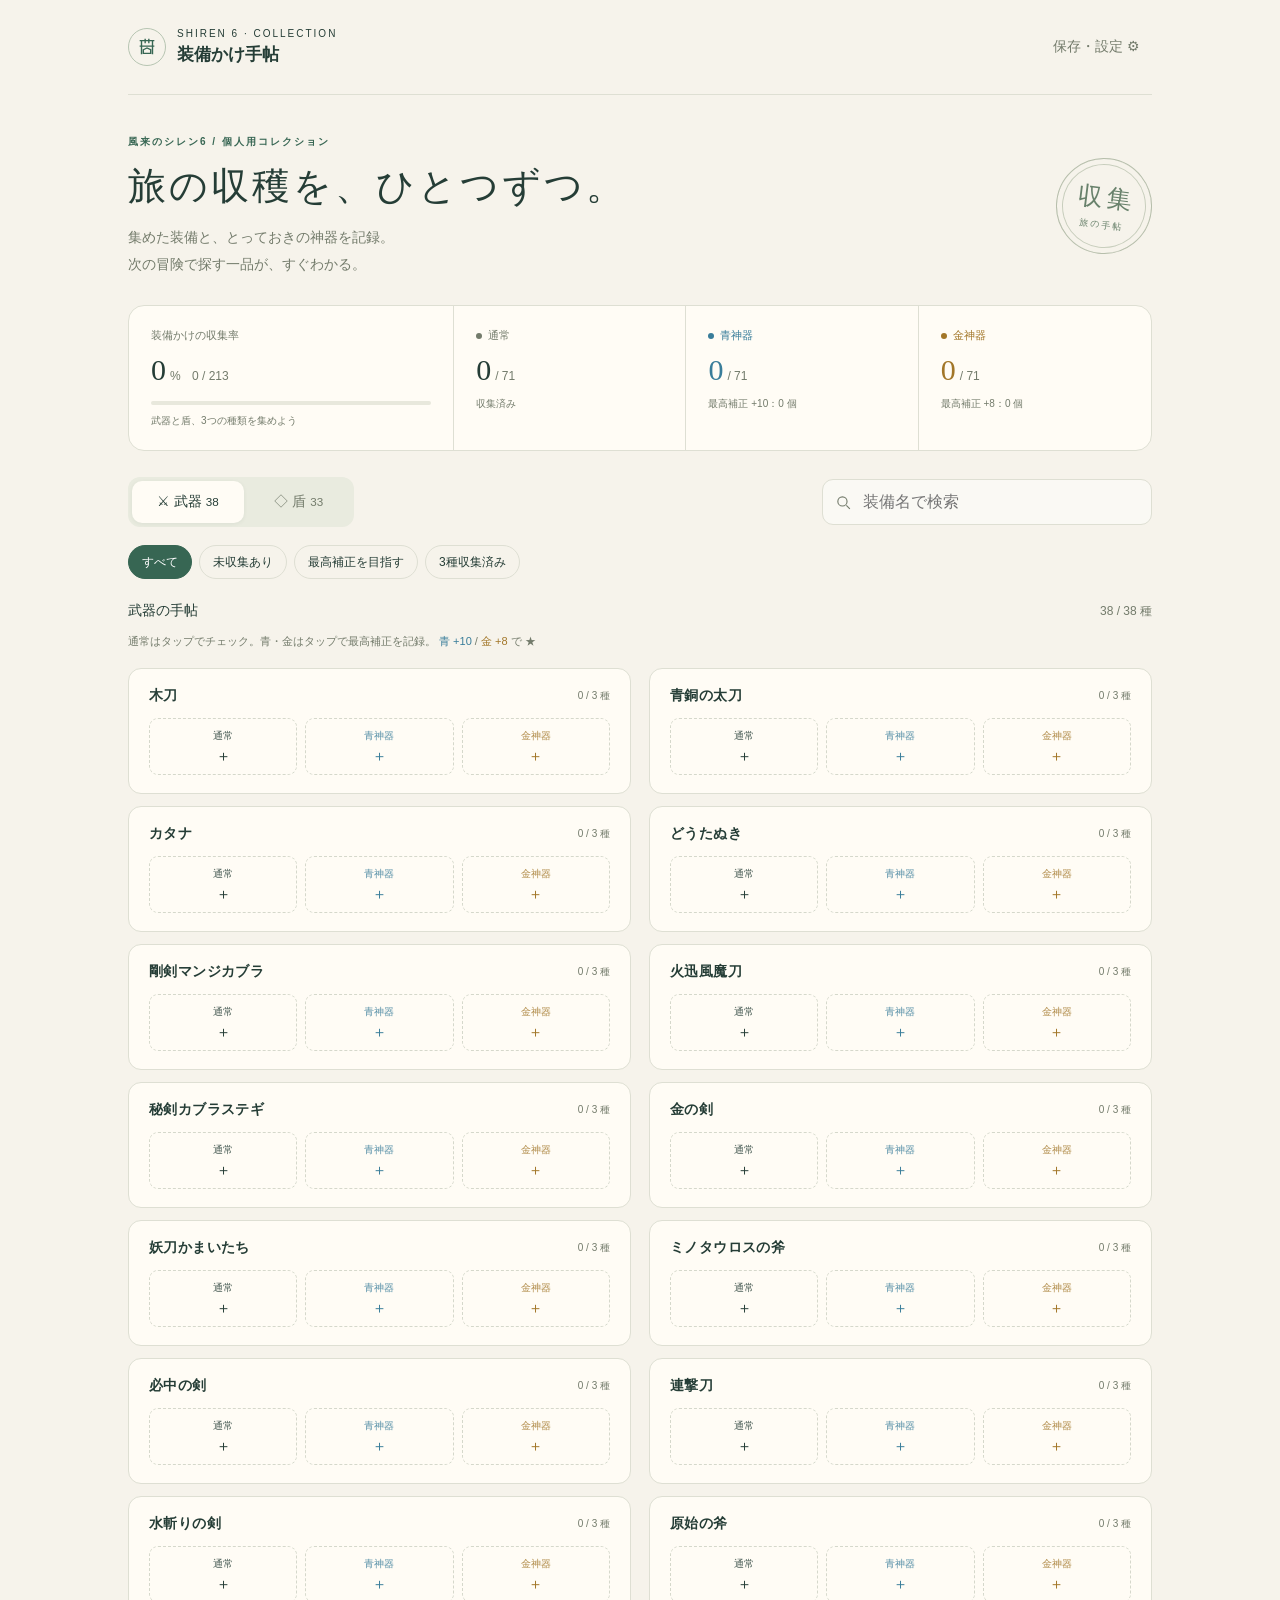
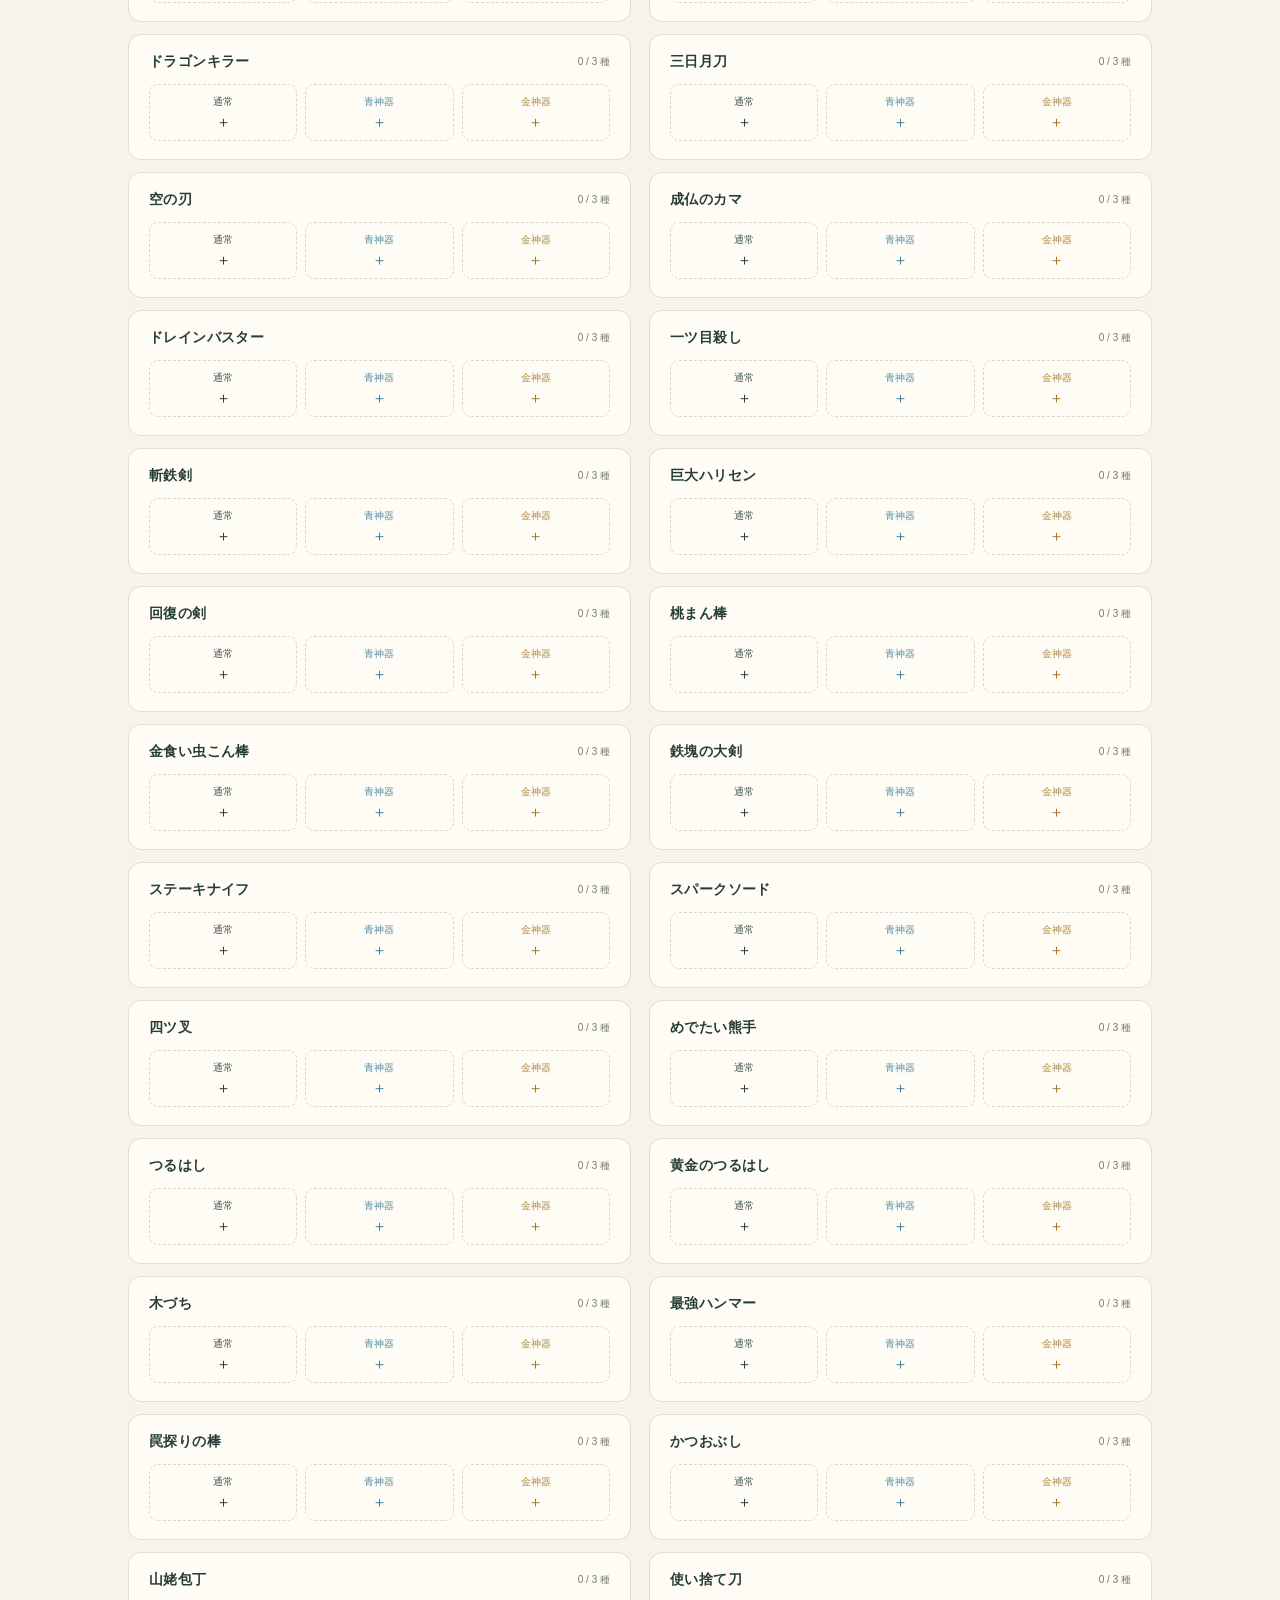
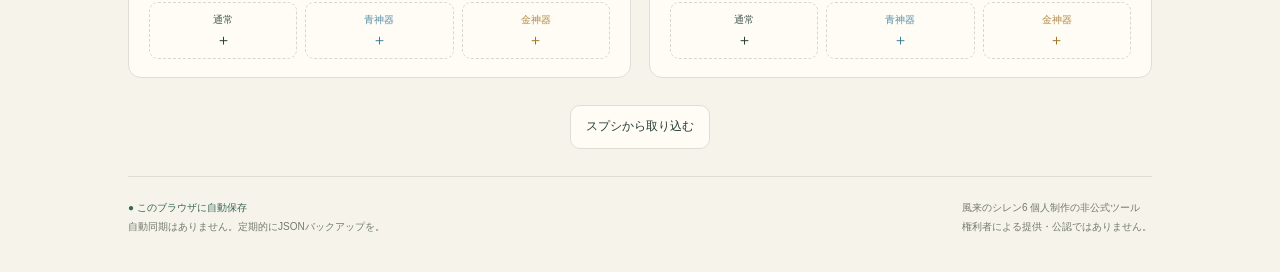
<file: index.html>
<!DOCTYPE html>
<html lang="ja">
 <head>
  <meta charset="utf-8"/>
  <meta content="width=device-width,initial-scale=1,viewport-fit=cover" name="viewport"/>
  <meta content="#f6f3eb" name="theme-color"/>
  <meta content="風来のシレン6の装備かけをスマホで記録。通常・青神器・金神器の収集と最高補正値を管理できる個人用手帖です。" name="description"/>
  <title>
   装備かけ手帖 | シレン6
  </title>
  <link href="icon.svg" rel="icon" type="image/svg+xml"/>
  <link href="icon.svg" rel="apple-touch-icon"/>
  <link href="styles.css" rel="stylesheet"/>
 </head>
 <body>
  <div class="wrap">
   <header class="topbar">
    <div class="brand">
     <div aria-hidden="true" class="brand-icon">
      <svg fill="none" height="22" stroke="currentColor" stroke-width="1.5" viewBox="0 0 24 24" width="22">
       <path d="M4 5h16M6 5v15m12-15v15M4 11h16M10 3v5m4-5v5M8 15l4-2 4 2v4H8z">
       </path>
      </svg>
     </div>
     <div>
      <small>
       SHIREN 6 · COLLECTION
      </small>
      <strong>
       装備かけ手帖
      </strong>
     </div>
    </div>
    <button aria-label="保存・設定を開く" class="quiet" id="settings-btn">
     保存・設定
     <span aria-hidden="true">
      ⚙
     </span>
    </button>
   </header>
   <main>
    <section class="hero">
     <div>
      <div class="eyebrow">
       風来のシレン6 / 個人用コレクション
      </div>
      <h1>
       旅の収穫を、ひとつずつ。
      </h1>
      <p>
       集めた装備と、とっておきの神器を記録。
       <br/>
       次の冒険で探す一品が、すぐわかる。
      </p>
     </div>
     <div aria-hidden="true" class="stamp">
      <span>
       収集
      </span>
      <small>
       旅の手帖
      </small>
     </div>
    </section>
    <div id="storage-warning" role="alert">
    </div>
    <section aria-label="収集状況" class="overview" id="overview">
    </section>
    <div class="tools">
     <div aria-label="装備の種類" class="tabs" role="tablist">
      <button aria-selected="true" data-type="weapon" role="tab">
       ⚔ 武器
       <small id="weapon-count">
       </small>
      </button>
      <button aria-selected="false" data-type="shield" role="tab">
       ◇ 盾
       <small id="shield-count">
       </small>
      </button>
     </div>
     <label class="search">
      <svg aria-hidden="true" fill="none" height="17" stroke="currentColor" stroke-width="1.6" viewBox="0 0 24 24" width="17">
       <circle cx="10.5" cy="10.5" r="6.5">
       </circle>
       <path d="m16 16 5 5">
       </path>
      </svg>
      <span class="sr">
       装備名で検索
      </span>
      <input autocomplete="off" id="search" placeholder="装備名で検索" type="search"/>
     </label>
    </div>
    <div aria-label="絞り込み" class="filters">
     <button aria-pressed="true" class="chip" data-filter="all">
      すべて
     </button>
     <button aria-pressed="false" class="chip" data-filter="missing">
      未収集あり
     </button>
     <button aria-pressed="false" class="chip" data-filter="improve">
      最高補正を目指す
     </button>
     <button aria-pressed="false" class="chip" data-filter="complete">
      3種収集済み
     </button>
    </div>
    <div class="list-heading">
     <strong id="list-title">
      武器の手帖
     </strong>
     <span id="list-count">
     </span>
    </div>
    <p class="legend">
     通常はタップでチェック。青・金はタップで最高補正を記録。
     <span class="blue">
      青 +10
     </span>
     /
     <span class="gold">
      金 +8
     </span>
     で ★
    </p>
    <section aria-label="装備一覧" class="grid" id="items">
    </section>
    <div class="bottom">
     <button id="import-btn">
      スプシから取り込む
     </button>
    </div>
   </main>
   <footer class="footer">
    <div>
     <span class="save-state" id="save-state">
      ● このブラウザに自動保存
     </span>
     <br/>
     自動同期はありません。定期的にJSONバックアップを。
    </div>
    <div>
     風来のシレン6 個人制作の非公式ツール
     <br/>
     権利者による提供・公認ではありません。
    </div>
   </footer>
  </div>
  <dialog aria-labelledby="edit-title" id="edit-dialog">
   <div class="dialog-head">
    <h2 id="edit-title">
    </h2>
    <button aria-label="閉じる" class="close" data-close="">
     ×
    </button>
   </div>
   <p class="dialog-sub" id="edit-sub">
   </p>
   <div class="number-grid" id="numbers">
   </div>
   <button class="wide" id="unknown-btn">
    収集済み・補正値はあとで
   </button>
   <div class="row">
    <button class="quiet" id="correction-btn">
     記録を修正する
    </button>
   </div>
   <p class="helper" id="edit-help">
    入手した補正値を選ぶと、これまでの最高値だけを残します。
   </p>
  </dialog>
  <dialog aria-labelledby="settings-title" id="settings-dialog">
   <div class="dialog-head">
    <h2 id="settings-title">
     保存と手帖のこと
    </h2>
    <button aria-label="閉じる" class="close" data-close="">
     ×
    </button>
   </div>
   <div class="settings-section">
    <h3>
     データのバックアップ
    </h3>
    <p>
     収集記録は各端末のブラウザ内（localStorage）に保存されます。アプリが収集記録を外部へ送信することはなく、端末・ブラウザ間の自動同期もありません。
    </p>
    <p>
     ブラウザのサイトデータ削除や端末の故障などで、記録が失われることがあります。定期的にJSONバックアップを保存してください。
    </p>
    <div class="row">
     <button class="primary" id="export-json">
      バックアップ保存
     </button>
     <button id="restore-btn">
      復元する
     </button>
    </div>
    <button class="wide" id="export-csv">
     スプシ用CSVを書き出す
    </button>
    <input accept=".json,application/json" hidden="" id="restore-file" type="file"/>
    <div class="restore-drop-zone" id="restore-drop-zone">
     JSONバックアップをここにドロップ
     <span>または「復元する」からファイルを選択</span>
    </div>
    <div aria-live="polite" id="restore-preview">
    </div>
   </div>
   <div class="settings-section">
    <h3>
     スマホからすぐ開く
    </h3>
    <p>
     Safariの共有メニュー、またはChromeのメニューから「ホーム画面に追加」を選ぶと便利です。ログインや会員登録は不要です。
    </p>
   </div>
   <div class="settings-section">
    <h3>
     このツールと配信について
    </h3>
    <p>
     本ツールは個人制作の非公式ツールです。『風来のシレン6』の権利者による提供・公認ではありません。
    </p>
    <p>
     サイトの配信にはCloudflare Pagesを利用しています。配信に伴い、CloudflareがIPアドレスなどの通信情報を処理します。詳しくは
     <a href="https://www.cloudflare.com/policies/privacy/" rel="noopener" target="_blank">
      Cloudflareのプライバシーポリシー
     </a>
     をご覧ください。
    </p>
   </div>
   <div class="settings-section">
    <h3>
     記録のルール
    </h3>
    <p>
     通常・青・金をそれぞれ1枠として集計。青は +5〜+10、金は +3〜+8。神器の補正値を記録する手帖です。通常の強化値（+99など）とは別に管理してください。
    </p>
    <p>
     旧版で保存された最低値未満の数値は、収集済みのまま「補正未確認」に移行します。
    </p>
    <p>
     補正値の出典：
     <a href="https://eminaemanon.hatenablog.com/entry/2024/06/23/%E3%80%90%E3%82%B7%E3%83%AC%E3%83%B36%E3%80%91%E7%A5%9E%E5%99%A8%E3%81%AB%E3%81%A4%E3%81%84%E3%81%A6%E3%81%AE%E8%AA%BF%E6%9F%BB" rel="noopener" target="_blank">
      神器についての調査
     </a>
    </p>
    <p>
     「収集済み・補正値はあとで」は ✓ で表示。低い補正値を入手しても最高値は下がりません。誤入力は「記録を修正する」で直せます。
    </p>
   </div>
  </dialog>
  <dialog aria-labelledby="import-title" id="import-dialog">
   <div class="dialog-head">
    <h2 id="import-title">
     スプシから取り込む
    </h2>
    <button aria-label="閉じる" class="close" data-close="">
     ×
    </button>
   </div>
   <p class="dialog-sub">
    下の5列に並べたセルをコピーして貼り付けてください。1行目の見出しは省略できます。CSVファイルにも対応しています。
   </p>
   <p class="helper">
    種別 / 装備名 / 通常 / 青神器 / 金神器
    <br/>
    例：武器　木刀　TRUE　10　8
    <br/>
    通常は TRUE・1・○・✓。青と金は数値、値が不明なら ○。青は +5〜+10、金は +3〜+8。空欄・FALSE・未収集 は未収集です。
   </p>
   <textarea aria-label="スプシのセルを貼り付け" id="import-text" placeholder="種別	装備名	通常	青神器	金神器"></textarea>
   <div class="row">
    <button id="csv-file-btn">
     CSVを選ぶ
    </button>
    <button class="primary" id="preview-import">
     内容を確認
    </button>
   </div>
   <input accept=".csv,.tsv,text/csv,text/tab-separated-values" hidden="" id="csv-file" type="file"/>
   <div id="import-preview">
   </div>
   <p class="helper">
    既存の記録と統合し、青・金は高い値を優先します。取り込めるのは武器38種・盾33種の記録のみです。空欄で既存の記録が消えることはありません。
   </p>
  </dialog>
  <div aria-live="polite" id="toast" role="status">
  </div>
  <script src="app.js">
  </script>
 </body>
</html>
</file>
<file: styles.css>
:root {
  --paper: #f6f3eb;
  --ink: #253d36;
  --muted: #737b6b;
  --line: #dedfd3;
  --green: #376653;
  --blue: #397d9a;
  --gold: #a27628;
  --card: #fffcf5;
  --serif: Georgia, 'Yu Mincho', 'Hiragino Mincho ProN', serif
}

* {
  box-sizing: border-box
}

body {
  margin: 0;
  background: var(--paper);
  color: var(--ink);
  font-family: -apple-system, BlinkMacSystemFont, 'Hiragino Kaku Gothic ProN', 'Noto Sans JP', sans-serif;
  font-size: 14px
}

button,
input,
select,
textarea {
  font: inherit
}

button {
  cursor: pointer;
  color: inherit;
  touch-action: manipulation
}

button:focus-visible,
input:focus-visible,
select:focus-visible,
textarea:focus-visible,
a:focus-visible {
  outline: 3px solid #68a58b;
  outline-offset: 3px
}

button {
  border: 1px solid var(--line);
  background: var(--card);
  border-radius: 10px;
  min-height: 44px
}

button:hover {
  filter: brightness(.97)
}

button:active {
  transform: translateY(1px)
}

.wrap {
  max-width: 1080px;
  margin: auto;
  padding: 0 28px
}

.topbar {
  display: flex;
  align-items: center;
  justify-content: space-between;
  padding: 25px 0;
  border-bottom: 1px solid var(--line);
  gap: 10px
}

.brand {
  display: flex;
  gap: 11px;
  align-items: center
}

.brand-icon {
  display: grid;
  place-items: center;
  width: 38px;
  height: 38px;
  border: 1px solid #b7c5b2;
  border-radius: 50%;
  color: var(--green)
}

.brand small {
  font-size: 10px;
  letter-spacing: 2px;
  display: block;
  margin-bottom: 4px
}

.brand strong {
  font-family: var(--serif);
  font-size: 17px
}

.quiet {
  border: 0;
  background: transparent;
  padding: 0 12px;
  color: var(--muted)
}

.hero {
  display: flex;
  justify-content: space-between;
  align-items: center;
  padding: 40px 0 28px;
  gap: 24px
}

.eyebrow {
  letter-spacing: 2px;
  font-size: 10px;
  color: var(--green);
  font-weight: 700
}

.hero h1 {
  font-family: var(--serif);
  font-weight: 500;
  font-size: 38px;
  letter-spacing: 3px;
  margin: 12px 0
}

.hero p {
  color: var(--muted);
  line-height: 1.9;
  margin: 0
}

.stamp {
  width: 96px;
  height: 96px;
  flex: none;
  border: 1px solid #b6beab;
  border-radius: 50%;
  display: flex;
  flex-direction: column;
  align-items: center;
  justify-content: center;
  transform: rotate(7deg);
  color: #68816b;
  box-shadow: inset 0 0 0 5px var(--paper), inset 0 0 0 6px #c8cebd
}

.stamp span {
  font-size: 25px;
  font-family: var(--serif);
  letter-spacing: 5px;
  padding-left: 5px
}

.stamp small {
  font-size: 9px;
  letter-spacing: 2px;
  margin-top: 5px
}

.overview {
  display: grid;
  grid-template-columns: 1.4fr repeat(3, 1fr);
  background: var(--card);
  border: 1px solid var(--line);
  border-radius: 16px;
  overflow: hidden;
  margin-bottom: 26px
}

.stat {
  padding: 22px;
  border-right: 1px solid var(--line)
}

.stat:last-child {
  border: 0
}

.stat-title {
  font-size: 11px;
  color: var(--muted);
  display: flex;
  justify-content: space-between;
  gap: 8px
}

.stat-number {
  font-family: var(--serif);
  font-size: 30px;
  margin: 10px 0
}

.stat-number small {
  font: 12px sans-serif;
  color: var(--muted);
  padding-left: 4px
}

.stat-sub {
  font-size: 10px;
  color: var(--muted)
}

.bar {
  height: 4px;
  background: #e8e8dc;
  border-radius: 5px;
  overflow: hidden;
  margin: 14px 0 9px
}

.bar>i {
  display: block;
  height: 100%;
  background: var(--green);
  transition: width .2s
}

.dot {
  display: inline-block;
  width: 6px;
  height: 6px;
  background: currentColor;
  border-radius: 50%;
  margin-right: 6px
}

.blue {
  color: var(--blue)
}

.gold {
  color: var(--gold)
}

.tools {
  display: flex;
  align-items: center;
  gap: 14px;
  justify-content: space-between;
  margin-bottom: 18px
}

.tabs {
  display: flex;
  gap: 4px;
  padding: 4px;
  background: #e9ebdf;
  border-radius: 12px
}

.tabs button {
  border: 0;
  background: none;
  padding: 0 25px;
  min-width: 102px;
  min-height: 42px;
  color: var(--muted)
}

.tabs button[aria-selected=true] {
  background: var(--card);
  color: var(--ink);
  box-shadow: 0 1px 4px #233c3210
}

.search {
  position: relative;
  flex: 1;
  max-width: 330px
}

.search input {
  width: 100%;
  min-height: 46px;
  padding: 0 14px 0 40px;
  border: 1px solid var(--line);
  border-radius: 11px;
  background: #ffffff70;
  color: var(--ink);
  font-size: 16px
}

.search svg {
  position: absolute;
  left: 13px;
  top: 15px;
  color: var(--muted)
}

.filters {
  display: flex;
  gap: 7px;
  align-items: center;
  flex-wrap: wrap
}

.chip {
  border-radius: 22px;
  min-height: 34px;
  padding: 0 13px;
  font-size: 12px;
  background: transparent
}

.chip[aria-pressed=true] {
  background: var(--green);
  border-color: var(--green);
  color: white
}

.list-heading {
  display: flex;
  justify-content: space-between;
  align-items: center;
  margin: 23px 0 12px;
  font-size: 12px;
  color: var(--muted)
}

.list-heading strong {
  color: var(--ink);
  font-size: 14px;
  font-weight: 500
}

.legend {
  font-size: 11px;
  color: var(--muted);
  margin: 0 0 16px;
  line-height: 1.8
}

.grid {
  display: grid;
  grid-template-columns: repeat(2, minmax(0, 1fr));
  gap: 12px
}

.item {
  border: 1px solid var(--line);
  border-radius: 13px;
  background: var(--card);
  padding: 17px 18px
}

.item-head {
  display: flex;
  justify-content: space-between;
  align-items: center;
  margin-bottom: 13px;
  gap: 8px
}

.item-name {
  font-size: 14px;
  font-weight: 600;
  letter-spacing: .4px
}

.item-count {
  font-size: 10px;
  color: var(--muted);
  white-space: nowrap
}

.item.complete .item-count {
  color: var(--green)
}

.cells {
  display: grid;
  grid-template-columns: repeat(3, minmax(0, 1fr));
  gap: 8px
}

.cell {
  border: 1px dashed #d5d8cb;
  min-height: 57px;
  border-radius: 9px;
  background: transparent;
  display: flex;
  flex-direction: column;
  justify-content: center;
  align-items: center;
  gap: 5px
}

.cell span {
  font-size: 10px;
  opacity: .85
}

.cell b {
  font-size: 15px;
  font-weight: 500;
  line-height: 1
}

.cell.owned {
  border-style: solid;
  background: #edf1e7;
  border-color: #cbd8c1
}

.cell.blue.owned {
  background: #eaf2f4;
  border-color: #b9d4df
}

.cell.gold.owned {
  background: #f8f0dc;
  border-color: #e1cd9f
}

.cell.max b {
  font-weight: 700
}

.cell .star {
  font-size: 10px;
  margin-left: 3px
}

.empty {
  padding: 45px;
  text-align: center;
  grid-column: 1/-1;
  color: var(--muted);
  line-height: 1.9
}

.bottom {
  display: flex;
  justify-content: center;
  gap: 10px;
  padding: 27px 0
}

.bottom button {
  padding: 0 15px;
  font-size: 12px
}

.footer {
  border-top: 1px solid var(--line);
  padding: 21px 0 36px;
  display: flex;
  justify-content: space-between;
  gap: 18px;
  color: var(--muted);
  font-size: 10px;
  line-height: 1.9
}

.footer a {
  color: inherit
}

.save-state {
  color: var(--green)
}

dialog {
  border: 1px solid var(--line);
  border-radius: 20px;
  background: var(--card);
  color: var(--ink);
  padding: 27px;
  width: min(500px, calc(100% - 26px));
  max-height: 90dvh;
  overflow: auto;
  box-shadow: 0 20px 90px #162b3230
}

dialog::backdrop {
  background: #192b285c;
  backdrop-filter: blur(3px)
}

.dialog-head {
  display: flex;
  justify-content: space-between;
  align-items: flex-start;
  gap: 10px;
  margin-bottom: 12px
}

.dialog-head h2 {
  font-family: var(--serif);
  font-size: 22px;
  margin: 0;
  font-weight: 500
}

.close {
  border: 0;
  background: transparent;
  min-width: 44px;
  font-size: 24px;
  margin: -12px -12px 0 0
}

.dialog-sub {
  font-size: 12px;
  line-height: 1.8;
  color: var(--muted);
  margin: 0 0 19px
}

.number-grid {
  display: grid;
  grid-template-columns: repeat(3, 1fr);
  gap: 9px;
  margin: 20px 0
}

.number-grid button {
  min-height: 55px;
  font-size: 18px
}

.number-grid button.selected {
  background: var(--green);
  color: white;
  border-color: var(--green)
}

.number-grid button.lower {
  color: var(--muted)
}

.row {
  display: flex;
  gap: 9px;
  margin-top: 12px;
  align-items: center
}

.row>* {
  flex: 1
}

.row button,
.wide {
  padding: 0 14px
}

.wide {
  width: 100%;
  margin-top: 10px
}

.primary {
  background: var(--green);
  color: white;
  border-color: var(--green)
}

.danger {
  color: #9d4d38
}

.helper {
  font-size: 11px;
  color: var(--muted);
  line-height: 1.9;
  margin-top: 14px
}

textarea {
  display: block;
  width: 100%;
  height: 145px;
  resize: vertical;
  border: 1px solid var(--line);
  border-radius: 10px;
  padding: 12px;
  background: #fff;
  font-size: 14px;
  color: var(--ink)
}

.settings-section {
  padding: 18px 0;
  border-top: 1px solid var(--line)
}

.settings-section h3 {
  font-size: 13px;
  margin: 0 0 8px
}

.settings-section p {
  color: var(--muted);
  font-size: 12px;
  line-height: 1.9;
  margin: 7px 0
}

.settings-section button {
  font-size: 12px
}

.restore-drop-zone {
  margin-top: 12px;
  padding: 16px;
  border: 1px dashed #a9b9a9;
  border-radius: 10px;
  color: var(--green);
  text-align: center;
  line-height: 1.8
}

.restore-drop-zone span {
  display: block;
  color: var(--muted);
  font-size: 12px
}

.restore-drop-zone.is-dragging {
  border-color: var(--green);
  background: #edf1e7
}

.error {
  color: #a34d35;
  line-height: 1.8;
  font-size: 12px;
  white-space: pre-line
}

.import-preview {
  font-size: 12px;
  line-height: 1.8;
  background: #edf1e7;
  padding: 12px;
  border-radius: 10px;
  margin-top: 12px
}

#toast {
  position: fixed;
  bottom: max(20px, env(safe-area-inset-bottom));
  left: 50%;
  transform: translateX(-50%);
  z-index: 10;
  max-width: calc(100% - 24px);
  width: max-content;
  background: var(--ink);
  color: white;
  padding: 13px 18px;
  border-radius: 12px;
  font-size: 12px;
  box-shadow: 0 5px 20px #0002;
  display: none
}

#toast button {
  margin-left: 15px;
  min-height: 30px;
  border: 0;
  background: transparent;
  color: #d4e8ba;
  padding: 0 3px
}

#storage-warning {
  display: none;
  padding: 12px;
  background: #fff0df;
  border-radius: 10px;
  line-height: 1.8;
  margin-top: 16px;
  color: #9b5634;
  font-size: 12px
}

svg {
  vertical-align: middle
}

.sr {
  position: absolute;
  width: 1px;
  height: 1px;
  padding: 0;
  margin: -1px;
  overflow: hidden;
  clip: rect(0, 0, 0, 0);
  white-space: nowrap;
  border: 0
}

@media(min-width:800px) {
  .grid {
    gap: 12px 18px
  }

  .item {
    padding: 18px 20px
  }
}

@media(max-width:600px) {
  .wrap {
    padding: 0 18px
  }

  .topbar {
    padding: 17px 0
  }

  .brand strong {
    font-size: 16px
  }

  .hero {
    padding: 27px 0 22px;
    gap: 10px
  }

  .hero h1 {
    font-size: 30px;
    letter-spacing: 2px
  }

  .hero p {
    font-size: 12px
  }

  .stamp {
    width: 69px;
    height: 69px
  }

  .stamp span {
    font-size: 20px
  }

  .stamp small {
    font-size: 7px
  }

  .overview {
    grid-template-columns: repeat(3, 1fr);
    margin-bottom: 22px
  }

  .stat {
    padding: 15px 12px
  }

  .stat:first-child {
    grid-column: 1/-1;
    display: grid;
    grid-template-columns: 1fr 1fr;
    align-items: center;
    border-right: 0;
    border-bottom: 1px solid var(--line);
    column-gap: 10px
  }

  .stat:first-child .stat-number {
    grid-row: 1/3;
    grid-column: 2;
    text-align: right;
    font-size: 33px;
    margin: 0
  }

  .stat:first-child .bar {
    margin: 9px 0 0
  }

  .stat:first-child .stat-sub {
    display: none
  }

  .stat-number {
    font-size: 25px;
    margin: 9px 0
  }

  .stat-title {
    font-size: 10px
  }

  .stat-sub {
    font-size: 9px
  }

  .tools {
    flex-wrap: wrap;
    gap: 13px
  }

  .tabs {
    flex: 1
  }

  .tabs button {
    width: 50%;
    min-width: 0;
    padding: 0 14px
  }

  .search {
    max-width: none;
    flex: 1;
    min-width: 155px
  }

  .grid {
    grid-template-columns: 1fr;
    gap: 10px
  }

  .item {
    padding: 14px 15px
  }

  .item-head {
    margin-bottom: 11px
  }

  .cell {
    min-height: 56px
  }

  .legend {
    font-size: 10px
  }

  .footer {
    flex-direction: column;
    gap: 7px
  }

  .list-heading {
    margin-top: 20px
  }

  dialog {
    padding: 23px;
    max-height: 88dvh
  }

  .filters {
    gap: 6px
  }

  .chip {
    padding: 0 11px;
    font-size: 11px
  }
}

@media(prefers-reduced-motion:reduce) {
  * {
    transition: none !important
  }
}
</file>
